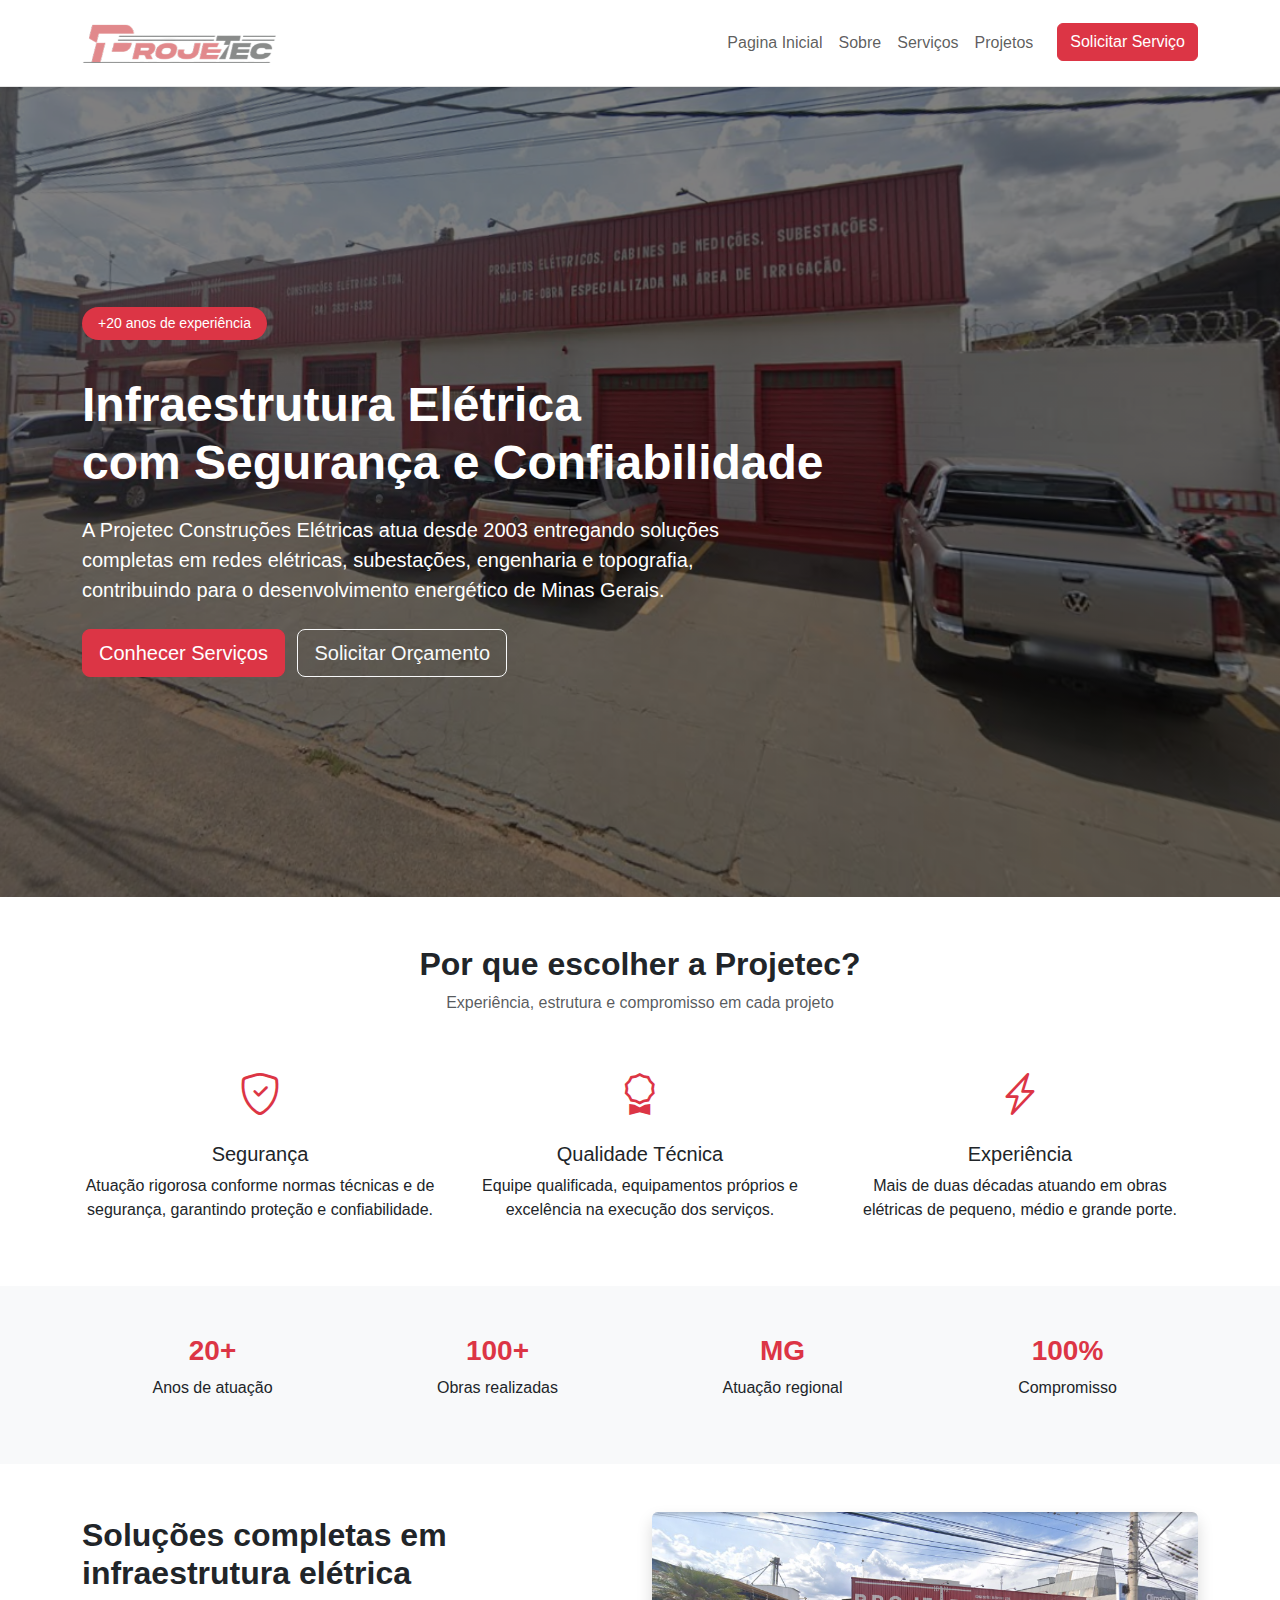
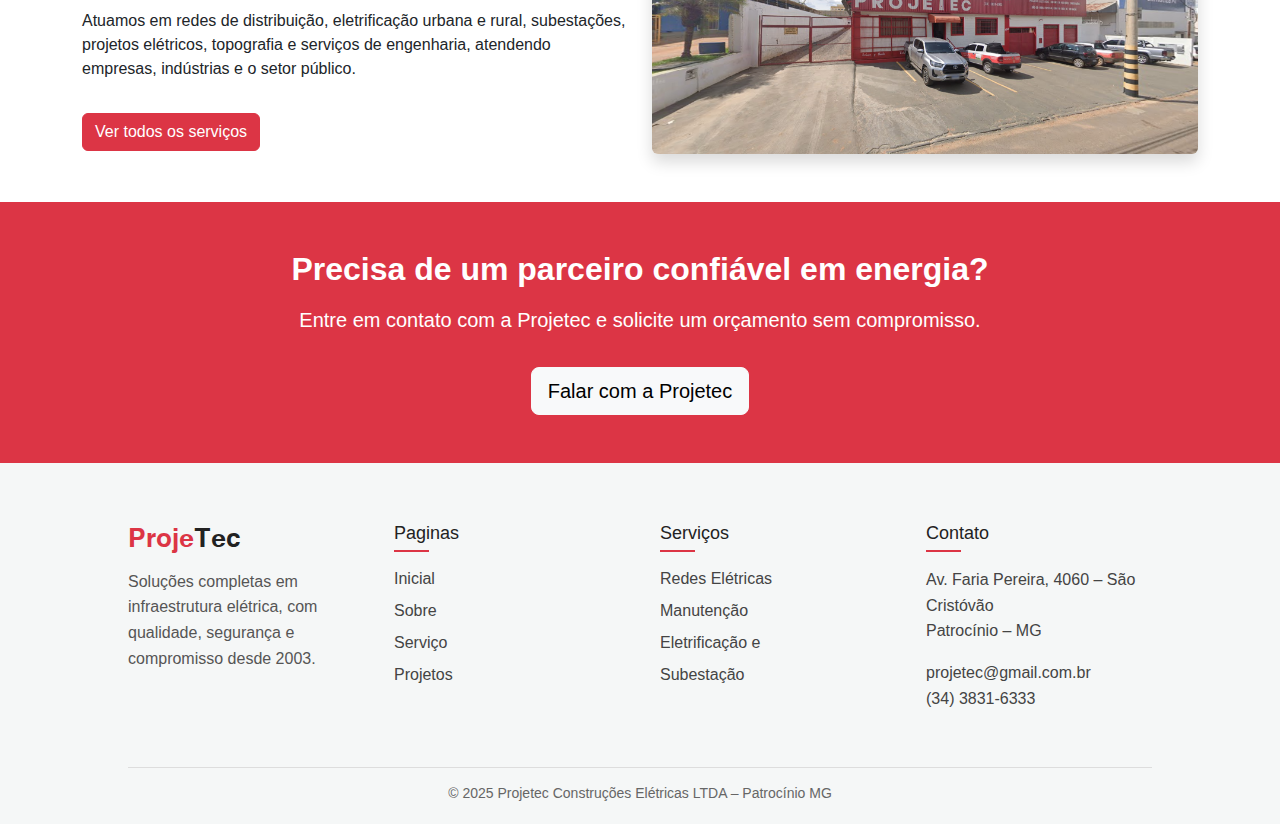
<file: index.html>
<!DOCTYPE html>
<html lang="pt-BR">
<head>
<meta charset="UTF-8">
<title>Projetec Construções Elétricas | Patrocínio MG</title>
<meta name="viewport" content="width=device-width, initial-scale=1">

<link href="https://cdn.jsdelivr.net/npm/bootstrap@5.3.2/dist/css/bootstrap.min.css" rel="stylesheet">
<link href="https://cdn.jsdelivr.net/npm/bootstrap-icons/font/bootstrap-icons.css" rel="stylesheet">
<link rel="stylesheet" href="css/style.css">
<link rel="icon" href="img/icon.png" type="image/x-icon">

<style>
  body
  {
    padding: 0px;
    font-family: Arial, Helvetica, sans-serif;
  }
  .home-hero {
    background: linear-gradient(rgba(0,0,0,.65), rgba(0,0,0,.65)),
    url('') center/cover;
    color: white;
    min-height: 90vh;
    display: flex;
    align-items: center;
  }
.home-hero {
  background: linear-gradient(
      rgba(0, 0, 0, 0.5),
      rgba(0, 0, 0, 0.5)
    ),
    url("img/porfora.PNG");
  background-size: cover;
  background-position: center;

  color: white;
}
  .badge-anos {
    background: #dc3545;
    display: inline-block;
    padding: 6px 16px;
    border-radius: 30px;
    font-size: 14px;
    margin-bottom: 20px;
  }

  .feature-box i {
    font-size: 42px;
    color: #dc3545;
  }

  .numbers {
    background: #f8f9fa;
  }

  .numbers h3 {
    color: #dc3545;
    font-weight: bold;
  }

@media (max-width: 767px) {
  .projects-container {
    max-width: 100%;
    padding: 0 1rem;
  }

  .card {
    flex-direction: column; 
    min-height: auto; 
    padding: 1rem;
    gap: 1rem; 
  }

  .project-info,
  .project-info-small {
    max-width: 100%;
    text-align: center; 
  }

  .project-img-large,
  .project-img-small {
    max-width: 100%;
    height: auto;
    max-height: 250px; 
    margin: 0 auto; 
  }
}


</style>
</head>

<body>

<nav class="navbar navbar-expand-lg navbar-light bg-white shadow-sm">
  <div class="container">
    <a class="navbar-brand fw-bold text-danger" href="index.html"><img class="pular" src="img/aq.png" height="40px"></a>
    <button class="navbar-toggler" data-bs-toggle="collapse" data-bs-target="#menu">
      <span class="navbar-toggler-icon"></span>
    </button>
    <div class="collapse navbar-collapse" id="menu">
      <ul class="navbar-nav ms-auto">
        <li class="nav-item"><a class="nav-link" href="index.html">Pagina Inicial</a></li>
        <li class="nav-item"><a class="nav-link" href="sobre.html">Sobre</a></li>
        <li class="nav-item"><a class="nav-link" href="servicos.html">Serviços</a></li>
        <li class="nav-item"><a class="nav-link" href="portfolio.html">Projetos</a></li>
        <li class="nav-item"><a class="btn btn-danger ms-lg-3" href="contato.html">Solicitar Serviço</a></li>
      </ul>
    </div>
  </div>
</nav>



<section class="home-hero">
  
  <div class="container">
    <span class="badge-anos">+20 anos de experiência</span>
    <h1 class="display-5 fw-bold mt-3">
      Infraestrutura Elétrica<br>
      com Segurança e Confiabilidade
    </h1>
    <p class="lead mt-4 col-md-7">
      A Projetec Construções Elétricas atua desde 2003 entregando soluções
      completas em redes elétricas, subestações, engenharia e topografia,
      contribuindo para o desenvolvimento energético de Minas Gerais.
    </p>

    <div class="mt-4">
      <a href="servicos.html" class="btn btn-danger btn-lg me-2">
        Conhecer Serviços
      </a>
      <a href="contato.html" class="btn btn-outline-light btn-lg">
        Solicitar Orçamento
      </a>
    </div>
    
  </div>
</section>


<section class="container py-5">
  <div class="text-center mb-5">
    <h2 class="fw-bold">Por que escolher a Projetec?</h2>
    <p class="text-muted">Experiência, estrutura e compromisso em cada projeto</p>
  </div>

  <div class="row text-center g-4">
    <div class="col-md-4 feature-box">
      <i class="bi bi-shield-check"></i>
      <h5 class="mt-3">Segurança</h5>
      <p>
        Atuação rigorosa conforme normas técnicas e de segurança,
        garantindo proteção e confiabilidade.
      </p>
    </div>

    <div class="col-md-4 feature-box">
      <i class="bi bi-award"></i>
      <h5 class="mt-3">Qualidade Técnica</h5>
      <p>
        Equipe qualificada, equipamentos próprios e excelência
        na execução dos serviços.
      </p>
    </div>

    <div class="col-md-4 feature-box">
      <i class="bi bi-lightning-charge"></i>
      <h5 class="mt-3">Experiência</h5>
      <p>
        Mais de duas décadas atuando em obras elétricas
        de pequeno, médio e grande porte.
      </p>
    </div>
  </div>
</section>


<section class="numbers py-5">
  <div class="container">
    <div class="row text-center">
      <div class="col-md-3">
        <h3>20+</h3>
        <p>Anos de atuação</p>
      </div>
      <div class="col-md-3">
        <h3>100+</h3>
        <p>Obras realizadas</p>
      </div>
      <div class="col-md-3">
        <h3>MG</h3>
        <p>Atuação regional</p>
      </div>
      <div class="col-md-3">
        <h3>100%</h3>
        <p>Compromisso</p>
      </div>
    </div>
  </div>
</section>


<section class="container py-5">
  <div class="row align-items-center">
    <div class="col-md-6">
      <h2 class="fw-bold">Soluções completas em infraestrutura elétrica</h2>
      <p class="mt-3">
        Atuamos em redes de distribuição, eletrificação urbana e rural,
        subestações, projetos elétricos, topografia e serviços de engenharia,
        atendendo empresas, indústrias e o setor público.
      </p>
      <a href="servicos.html" class="btn btn-danger mt-3">
        Ver todos os serviços
      </a>
    </div>

    <div class="col-md-6">
      <img src="img/image.png"
           class="img-fluid rounded shadow"
           alt="Serviços Projetec">
    </div>
  </div>
</section>


<section class="bg-danger text-white text-center py-5">
  <div class="container">
    <h2 class="fw-bold">Precisa de um parceiro confiável em energia?</h2>
    <p class="lead mt-3">
      Entre em contato com a Projetec e solicite um orçamento sem compromisso.
    </p>
    <a href="contato.html" class="btn btn-light btn-lg mt-3">
      Falar com a Projetec
    </a>
  </div>
</section>


<footer class="footer">
  <div class="footer-container">


    <div class="footer-brand">
      <h2>
        <span class="brand-red">𝐏𝐫𝐨𝐣𝐞</span><span class="brand-dark">𝐓𝐞𝐜</span>
      </h2>
      <p>
        Soluções completas em infraestrutura elétrica, com qualidade,
        segurança e compromisso desde 2003.
      </p>
    </div>

    <div class="footer-column">
      <h4>Paginas</h4>
      <ul>
        <a href="index.html" ><li>Inicial</li></a>
         <a href="sobre.html" ><li>Sobre</li></a>
            <a href="contato.html" ><li>Serviço</li></a>
         <a href="portfolio.html" ><li>Projetos</li></a>
      
      </ul>
    </div>

    <div class="footer-column">
      <h4>Serviços</h4>
      <ul>
        <a href="servicos.html#a" ><li>Redes Elétricas</li></a>
       <a href="servicos.html" ><li>Manutenção</li></a>
         <a href="servicos.html#b" ><li>Eletrificação e </li></a>
         <a href="servicos.html#c" ><li>Subestação</li></a>
      </ul>
    </div>

    <div class="footer-column">
      <h4>Contato</h4>
      <p>
        Av. Faria Pereira, 4060 – São Cristóvão<br>
        Patrocínio – MG
      </p>
      <p>
        projetec@gmail.com.br<br>
        (34) 3831-6333
      </p>
    </div>

  </div>

  <div class="footer-bottom">
    © 2025 Projetec Construções Elétricas LTDA – Patrocínio MG
  </div>
</footer>

<script src="https://cdn.jsdelivr.net/npm/bootstrap@5.3.2/dist/js/bootstrap.bundle.min.js"></script>
</body>
</html>
</file>
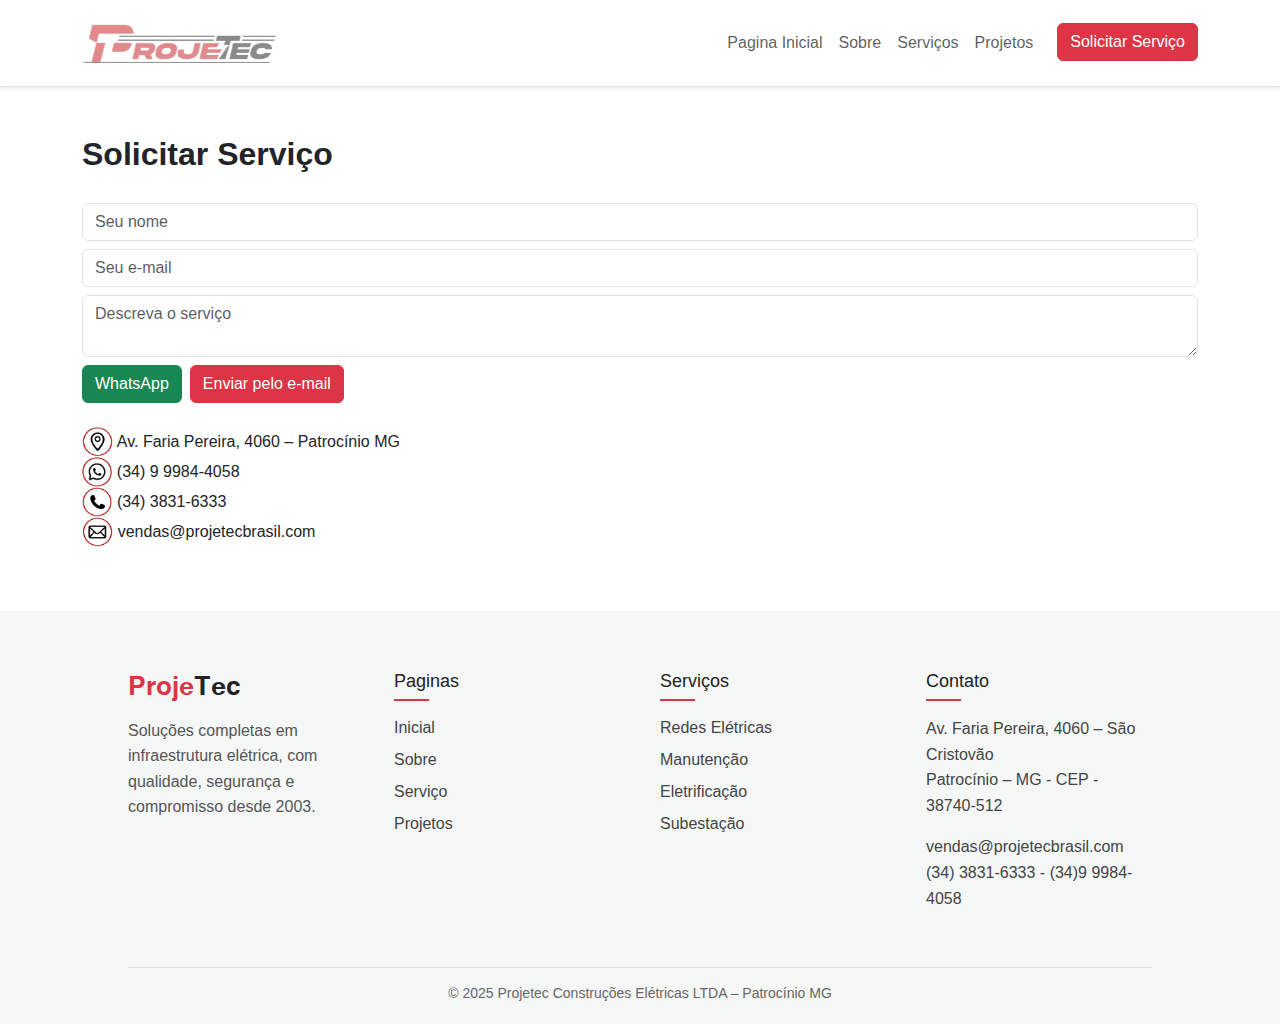
<file: contato.html>
<!DOCTYPE html>
<html lang="pt-BR">
<head>
<meta charset="UTF-8">
<title>Contato | Projetec</title>
<meta name="viewport" content="width=device-width, initial-scale=1">
<link href="https://cdn.jsdelivr.net/npm/bootstrap@5.3.2/dist/css/bootstrap.min.css" rel="stylesheet">
<link rel="stylesheet" href="css/style.css">
<link rel="icon" href="img/icon.png" type="image/x-icon">
</head>
<style>
  #meuFormulario .d-flex {
  flex-wrap: wrap;
  gap: 10px;
}

#meuFormulario input,
#meuFormulario textarea {
  width: 100%;
}


.container p {
  font-size: 1rem;
  line-height: 1.5;
}

@media (max-width: 767px) {
  #meuFormulario .d-flex {
    flex-direction: column; 
  }

  #meuFormulario .btn {
    width: 100%;
  }

  .container p {
    text-align: center;
  }
}
@media (max-width: 768px) {
  .contato {
    text-align: left;
  }

  .contato span {
    display: flex;
    align-items: center;
    gap: 8px;
    margin-bottom: 6px;
  }

  .contato br {
    display: none; /* evita quebra feia no celular */
  }
}


</style>
<body style="padding: 0px;">

<nav class="navbar navbar-expand-lg navbar-light bg-white shadow-sm">
  <div class="container">
    <a class="navbar-brand fw-bold text-danger" href="index.html"><img class="pular" src="img/aq.png" height="40px"></a>

    <button class="navbar-toggler" data-bs-toggle="collapse" data-bs-target="#menu">
      <span class="navbar-toggler-icon"></span>
    </button>

    <div class="collapse navbar-collapse" id="menu">
      <ul class="navbar-nav ms-auto">
        <li class="nav-item"><a class="nav-link" href="index.html">Pagina Inicial</a></li>
        <li class="nav-item"><a class="nav-link" href="sobre.html">Sobre</a></li>
        <li class="nav-item"><a class="nav-link" href="servicos.html">Serviços</a></li>
        <li class="nav-item"><a class="nav-link" href="portfolio.html">Projetos</a></li>
        <li class="nav-item">
          <a class="btn btn-danger ms-lg-3" href="contato.html">Solicitar Serviço</a>
        </li>
      </ul>
    </div>
  </div>
</nav>


<div class="container py-5">
  <h2 class="section-title">Solicitar Serviço</h2>

  <form id="meuFormulario">
  <input class="form-control mb-2" type="text" id="nome" placeholder="Seu nome" required>
  <input class="form-control mb-2" type="email" id="email" placeholder="Seu e-mail">
  <textarea class="form-control mb-2" id="mensagem" placeholder="Descreva o serviço" required></textarea>
  
  <div class="d-flex gap-2">
    <button type="button" onclick="enviarWhats()" class="btn btn-success">WhatsApp</button>
    
    <button type="button" onclick="enviarEmail()" class="btn btn-danger">Enviar pelo e-mail</button>
  </div>
</form>

  <p class="mt-4 contato">
  <span><img src="img/localização.png" height="30px"> Av. Faria Pereira, 4060 – Patrocínio MG</span><br>
  <span><img src="img/whatz.png" height="30px"> (34) 9 9984-4058</span><br>
  <span><img src="img/telfone.png" height="30px"> (34) 3831-6333</span><br>
  <span><img src="img/email.png" height="30px"> vendas@projetecbrasil.com</span>
</p>
</div>

 
<footer class="footer">
  <div class="footer-container">


    <div class="footer-brand">
      <h2>
        <span class="brand-red">𝐏𝐫𝐨𝐣𝐞</span><span class="brand-dark">𝐓𝐞𝐜</span>
      </h2>
      <p>
        Soluções completas em infraestrutura elétrica, com qualidade,
        segurança e compromisso desde 2003.
      </p>
    </div>

    <div class="footer-column">
      <h4>Paginas</h4>
      <ul>
        <a href="index.html" ><li>Inicial</li></a>
         <a href="sobre.html" ><li>Sobre</li></a>
         <a href="contato.html" ><li>Serviço</li></a>
         <a href="portfolio.html" ><li>Projetos</li></a>
         
      </ul>
    </div>

    <div class="footer-column">
      <h4>Serviços</h4>
      <ul>
        <a href="servicos.html#a" ><li>Redes Elétricas</li></a>
       <a href="servicos.html" ><li>Manutenção</li></a>
         <a href="servicos.html#b" ><li>Eletrificação  </li></a>
         <a href="servicos.html#c" ><li>Subestação</li></a>
      </ul>
    </div>

    <div class="footer-column">
      <h4>Contato</h4>
      <p>
      Av. Faria Pereira, 4060 – São Cristovão<br>
        Patrocínio – MG - CEP - 38740-512
      </p>
      <p>
       vendas@projetecbrasil.com<br>
        (34) 3831-6333 - (34)9 9984-4058
      </p>
    </div>

  </div>

  <div class="footer-bottom">
    © 2025 Projetec Construções Elétricas LTDA – Patrocínio MG
  </div>
</footer>

<script src="js/form.js"></script>
<script src="https://cdn.jsdelivr.net/npm/bootstrap@5.3.2/dist/js/bootstrap.bundle.min.js"></script>
</body>
</html>
</file>
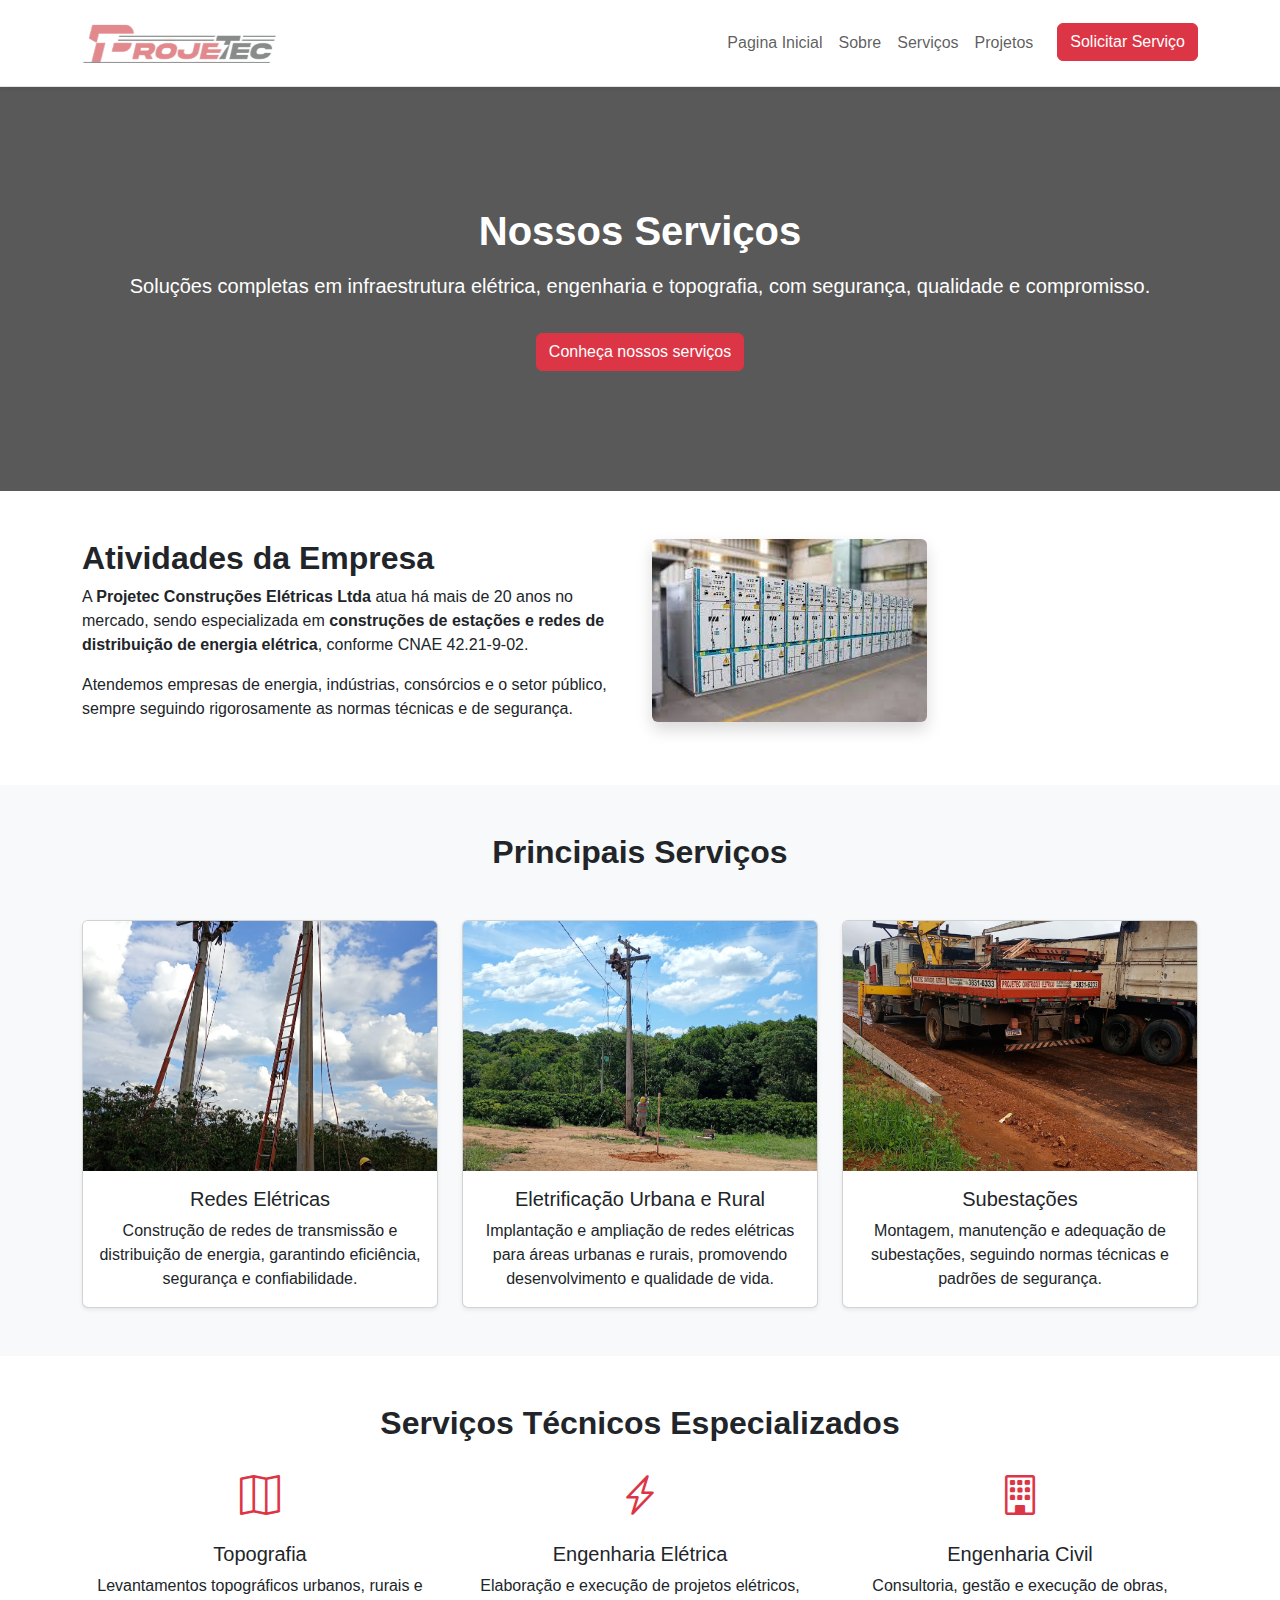
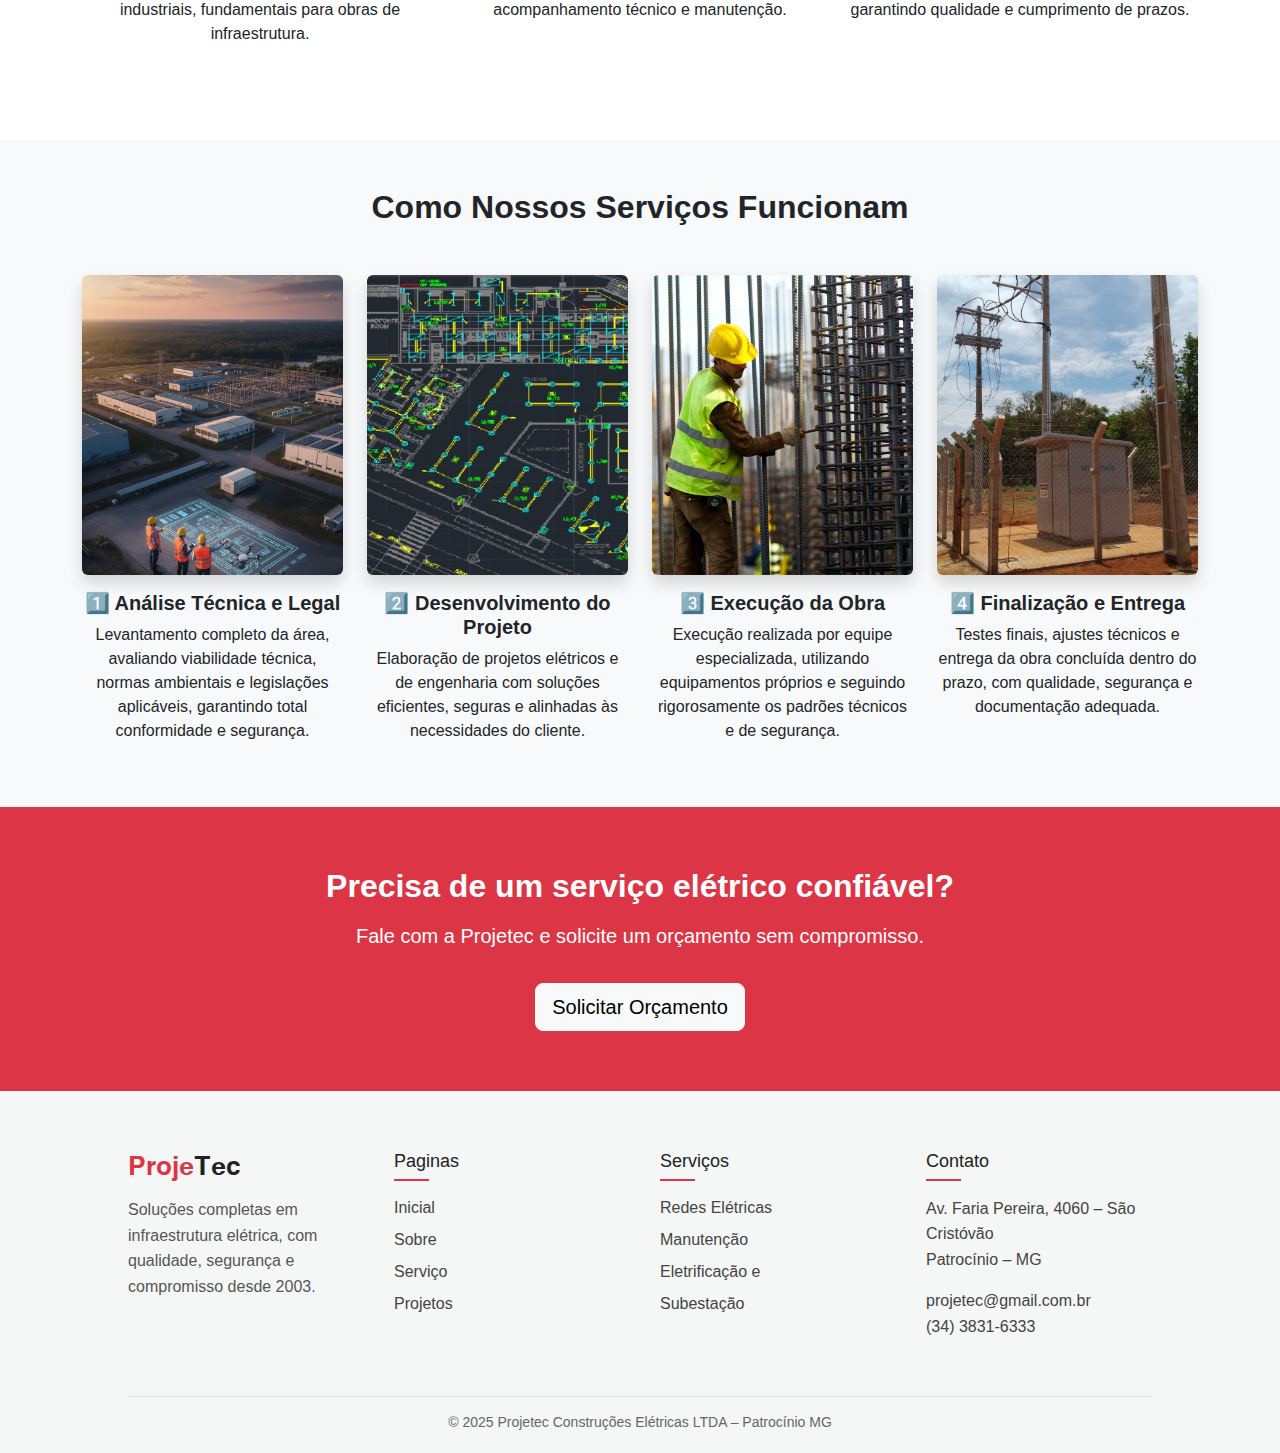
<file: servicos.html>
<!DOCTYPE html>
<html lang="pt-BR">
<head>
<meta charset="UTF-8">
<title>Serviços | Projetec Construções Elétricas</title>
<meta name="viewport" content="width=device-width, initial-scale=1">

<link href="https://cdn.jsdelivr.net/npm/bootstrap@5.3.2/dist/css/bootstrap.min.css" rel="stylesheet">
<link href="https://cdn.jsdelivr.net/npm/bootstrap-icons/font/bootstrap-icons.css" rel="stylesheet">
<link rel="stylesheet" href="css/style.css">
<link rel="icon" href="img/icon.png" type="image/x-icon">

<style>
  .service-hero {
    background: linear-gradient(rgba(0,0,0,.65), rgba(0,0,0,.65)),
    url('https://patrocinioonline.com.br/media/uploads/2019/07/22/whatsapp-image-2019-07-22-at-132700-1.jpeg') center/cover;
    color: #fff;
    padding: 120px 0;
  }.servico-img {
  width: 100%;
  height: 300px;     
  object-fit: cover;
}
  body
  {
    padding-top: 0px;
    padding: 0px;
  }
  .service-card img {
    height: 320px;
    object-fit: cover;
  }

  .process-step i {
    font-size: 40px;
    color: #dc3545;
  }

  .cta {
    background: #dc3545;
    color: white;
    padding: 60px 0;
  }
  .card-title, .card-text {
    text-align: center;
  }
.service-hero {
    background: linear-gradient(rgba(0,0,0,.65), rgba(0,0,0,.65)),
    url('https://patrocinioonline.com.br/media/uploads/2019/07/22/whatsapp-image-2019-07-22-at-132700-1.jpeg') center/cover;
    color: #fff;
    padding: 80px 0; 
  }

  
  @media (min-width: 768px) {
    .service-hero { padding: 120px 0; }
  }

  .servico-img {
    width: 100%;
    height: 200px;
    object-fit: cover;
  }

  @media (min-width: 768px) {
    .servico-img { height: 300px; }
  }

  .service-card img {
    height: 250px;
    object-fit: cover;
  }

  .process-step {
    margin-bottom: 30px; 
  }

  .process-step i {
    font-size: 40px;
    color: #dc3545;
  }

  .cta {
    background: #dc3545;
    color: white;
    padding: 60px 20px;
  }



</style>
</head>

<body>


<nav class="navbar navbar-expand-lg navbar-light bg-white shadow-sm">
  <div class="container">
    <a class="navbar-brand fw-bold text-danger" href="index.html"><img class="pular" src="img/aq.png" height="40px"></a>
    <button class="navbar-toggler" data-bs-toggle="collapse" data-bs-target="#menu">
      <span class="navbar-toggler-icon"></span>
    </button>
    <div class="collapse navbar-collapse" id="menu">
      <ul class="navbar-nav ms-auto">
        <li class="nav-item"><a class="nav-link" href="index.html">Pagina Inicial</a></li>
        <li class="nav-item"><a class="nav-link" href="sobre.html">Sobre</a></li>
        <li class="nav-item"><a class="nav-link" href="servicos.html">Serviços</a></li>
        <li class="nav-item"><a class="nav-link" href="portfolio.html">Projetos</a></li>
        <li class="nav-item"><a class="btn btn-danger ms-lg-3" href="contato.html">Solicitar Serviço</a></li>
      </ul>
    </div>
  </div>
</nav>


<div class="service-hero text-center">
  <div class="container">
    <h1 class="fw-bold">Nossos Serviços</h1>
    <p class="lead mt-3">
      Soluções completas em infraestrutura elétrica, engenharia e topografia,
      com segurança, qualidade e compromisso.
    </p>
    <a href="#servicos" class="btn btn-danger mt-3">Conheça nossos serviços</a>
  </div>
</div>


<div class="container py-5">
  <div class="row">
    <div class="col-md-6">
      <h2 class="fw-bold">Atividades da Empresa</h2>
      <p>
        A <strong>Projetec Construções Elétricas Ltda</strong> atua há mais de
        20 anos no mercado, sendo especializada em
        <strong>construções de estações e redes de distribuição de energia elétrica</strong>,
        conforme CNAE 42.21-9-02.
      </p>
      <p>
        Atendemos empresas de energia, indústrias, consórcios e o setor público,
        sempre seguindo rigorosamente as normas técnicas e de segurança.
      </p>
    </div>
    <div class="col-md-6">
      <img  src="img/infraerutura.jfif"
           class="img-fluid rounded shadow"
           alt="Infraestrutura elétrica">
    </div>
  </div>
</div>

<div id="servicos" class="bg-light py-5">
  <div class="container">
    <h2 class="text-center fw-bold mb-5">Principais Serviços</h2>

    <div class="row g-4">

      <div class="col-md-4">
        <div class="card service-card h-100 shadow-sm">
          <img src="img/oi (2).jpeg" class="card-img-top">
          <div class="card-body">
            <h5 class="card-title" id="a">Redes Elétricas</h5>
            <p class="card-text">
              Construção de redes de transmissão e distribuição de energia,
              garantindo eficiência, segurança e confiabilidade.
            </p>
          </div>
        </div>
      </div>

      <div class="col-md-4">
        <div class="card service-card h-100 shadow-sm">
          <img src="img/oi (8).jpeg" class="card-img-top">
          <div class="card-body">
            <h5 class="card-title" id="b">Eletrificação Urbana e Rural</h5>
            <p class="card-text">
              Implantação e ampliação de redes elétricas para áreas urbanas e rurais,
              promovendo desenvolvimento e qualidade de vida.
            </p>
          </div>
        </div>
      </div>

      <div class="col-md-4">
        <div class="card service-card h-100 shadow-sm">
          <img src="img/oi (5).jpeg" class="card-img-top">
          <div class="card-body">
            <h5 class="card-title" id="c">Subestações</h5>
            <p class="card-text">
              Montagem, manutenção e adequação de subestações,
              seguindo normas técnicas e padrões de segurança.
            </p>
          </div>
        </div>
      </div>

    </div>
  </div>
</div>


<div class="container py-5">
  <h2 class="fw-bold text-center mb-4">Serviços Técnicos Especializados</h2>

  <div class="row text-center">
    <div class="col-md-4 process-step">
      <i class="bi bi-map"></i>
      <h5 class="mt-3">Topografia</h5>
      <p>
        Levantamentos topográficos urbanos, rurais e industriais,
        fundamentais para obras de infraestrutura.
      </p>
    </div>

    <div class="col-md-4 process-step">
      <i class="bi bi-lightning-charge"></i>
      <h5 class="mt-3">Engenharia Elétrica</h5>
      <p>
        Elaboração e execução de projetos elétricos,
        acompanhamento técnico e manutenção.
      </p>
    </div>

    <div class="col-md-4 process-step">
      <i class="bi bi-building"></i>
      <h5 class="mt-3">Engenharia Civil</h5>
      <p>
        Consultoria, gestão e execução de obras,
        garantindo qualidade e cumprimento de prazos.
      </p>
    </div>
  </div>
</div>


<div class="bg-light py-5">
  <div class="container">

    <h2 class="fw-bold text-center mb-5">Como Nossos Serviços Funcionam</h2>

    <div class="row g-4">

      <div class="col-md-3 text-center">
        <img src="img/analise.png" class="img-fluid servico-img rounded shadow mb-3" alt="Análise Técnica">
        <h5 class="fw-bold">1️⃣ Análise Técnica e Legal</h5>
        <p>
          Levantamento completo da área, avaliando viabilidade técnica,
          normas ambientais e legislações aplicáveis, garantindo total
          conformidade e segurança.
        </p>
      </div>

      <div class="col-md-3 text-center">
        <img src="img/projeto.jpg" class="img-fluid servico-img rounded shadow mb-3" alt="Projeto Elétrico">
        <h5 class="fw-bold">2️⃣ Desenvolvimento do Projeto</h5>
        <p>
          Elaboração de projetos elétricos e de engenharia com soluções
          eficientes, seguras e alinhadas às necessidades do cliente.
        </p>
      </div>

      <div class="col-md-3 text-center">
        <img src="img/obra.webp" class="img-fluid servico-img rounded shadow mb-3" alt="Execução da Obra">
        <h5 class="fw-bold">3️⃣ Execução da Obra</h5>
        <p>
          Execução realizada por equipe especializada, utilizando
          equipamentos próprios e seguindo rigorosamente os padrões
          técnicos e de segurança.
        </p>
      </div>

      <div class="col-md-3 text-center">
        <img src="img/obra.jfif" class="img-fluid servico-img rounded shadow mb-3" alt="Entrega Final">
        <h5 class="fw-bold">4️⃣ Finalização e Entrega</h5>
        <p>
          Testes finais, ajustes técnicos e entrega da obra concluída
          dentro do prazo, com qualidade, segurança e documentação adequada.
        </p>
      </div>

    </div>
  </div>
</div>



<div class="cta text-center">
  <div class="container">
    <h2 class="fw-bold">Precisa de um serviço elétrico confiável?</h2>
    <p class="lead mt-3">
      Fale com a Projetec e solicite um orçamento sem compromisso.
    </p>
    <a href="contato.html" class="btn btn-light btn-lg mt-3">
      Solicitar Orçamento
    </a>
  </div>
</div>


 <footer class="footer">
  <div class="footer-container">


    <div class="footer-brand">
      <h2>
        <span class="brand-red">𝐏𝐫𝐨𝐣𝐞</span><span class="brand-dark">𝐓𝐞𝐜</span>
      </h2>
      <p>
        Soluções completas em infraestrutura elétrica, com qualidade,
        segurança e compromisso desde 2003.
      </p>
    </div>

    <div class="footer-column">
      <h4>Paginas</h4>
      <ul>
        <a href="index.html" ><li>Inicial</li></a>
         <a href="sobre.html" ><li>Sobre</li></a>
                  <a href="contato.html" ><li>Serviço</li></a>
         <a href="portfolio.html" ><li>Projetos</li></a>

      </ul>
    </div>

    <div class="footer-column">
      <h4>Serviços</h4>
      <ul>
        <a href="servicos.html#a" ><li>Redes Elétricas</li></a>
       <a href="servicos.html" ><li>Manutenção</li></a>
         <a href="servicos.html#b" ><li>Eletrificação e </li></a>
         <a href="servicos.html#c" ><li>Subestação</li></a>
      </ul>
    </div>

    <div class="footer-column">
      <h4>Contato</h4>
      <p>
        Av. Faria Pereira, 4060 – São Cristóvão<br>
        Patrocínio – MG
      </p>
      <p>
        projetec@gmail.com.br<br>
        (34) 3831-6333
      </p>
    </div>

  </div>

  <div class="footer-bottom">
    © 2025 Projetec Construções Elétricas LTDA – Patrocínio MG
  </div>
</footer>

<script src="https://cdn.jsdelivr.net/npm/bootstrap@5.3.2/dist/js/bootstrap.bundle.min.js"></script>
</body>
</html>
</file>
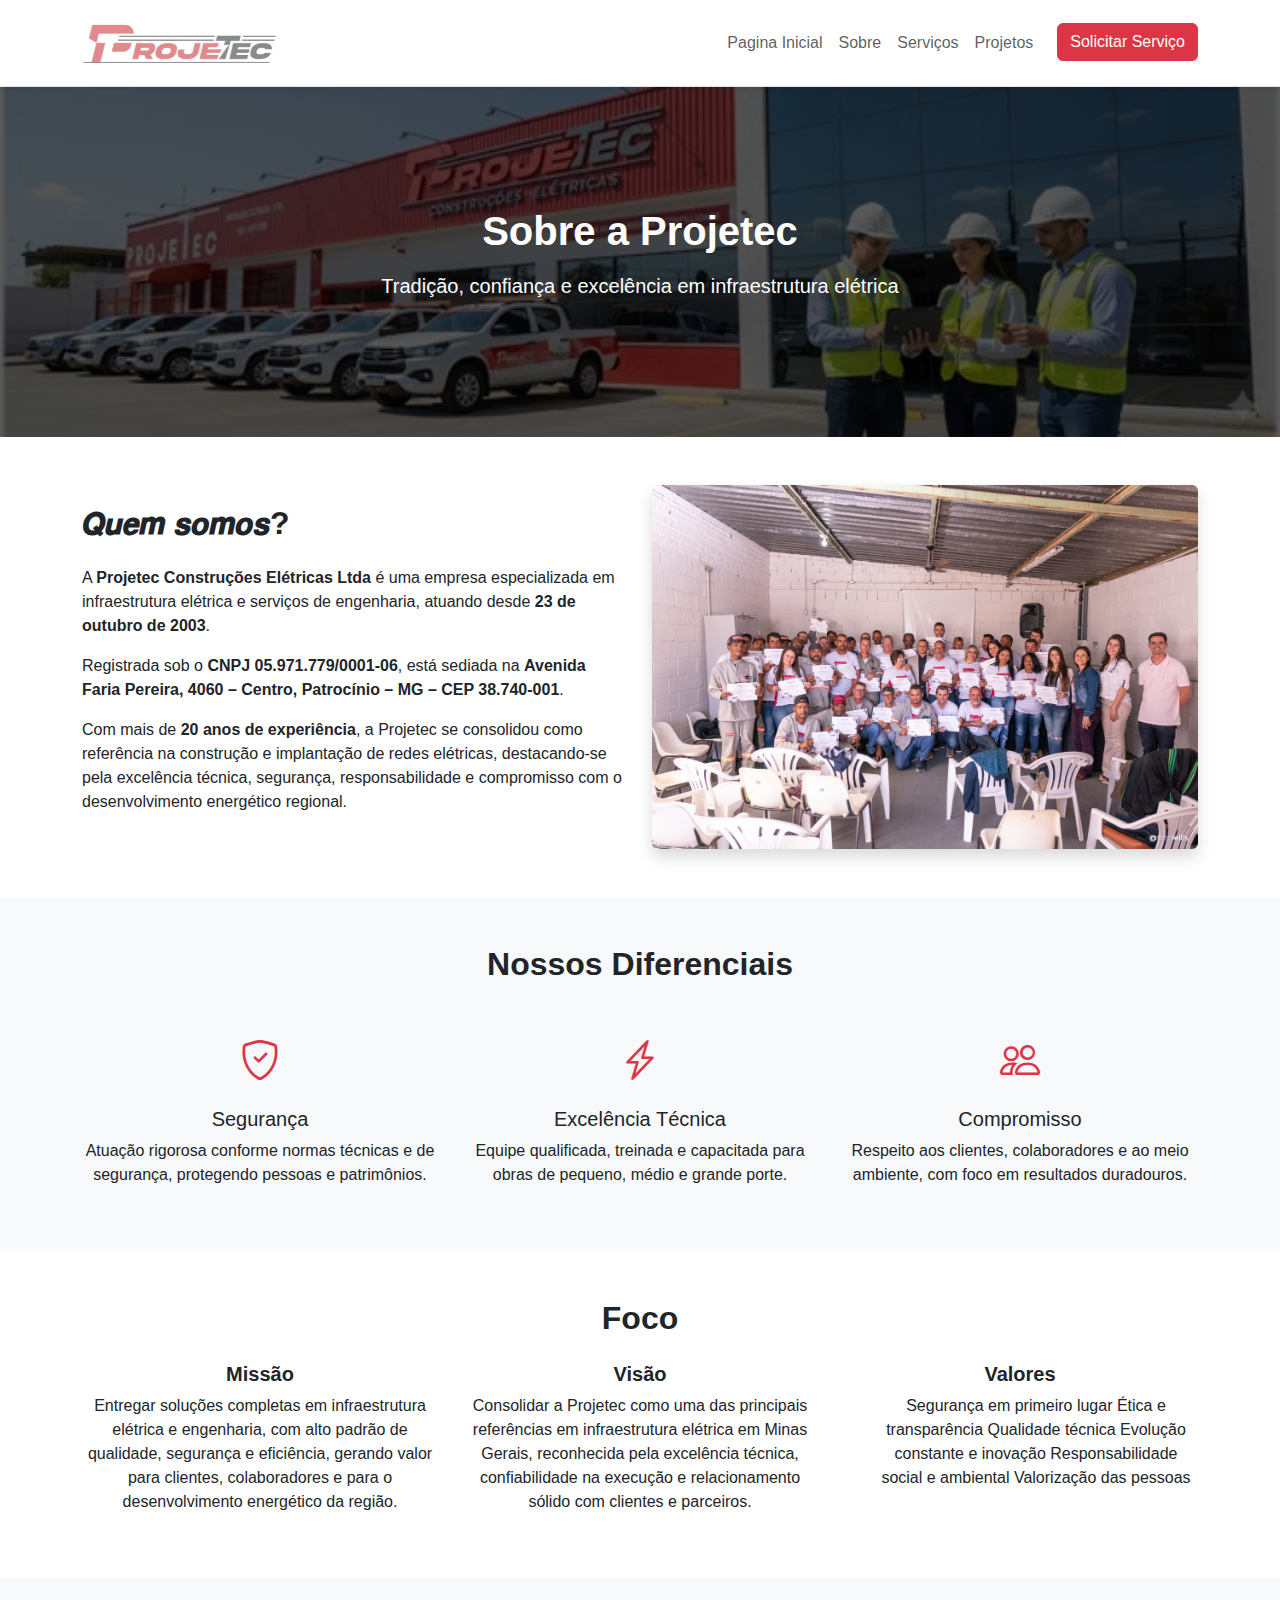
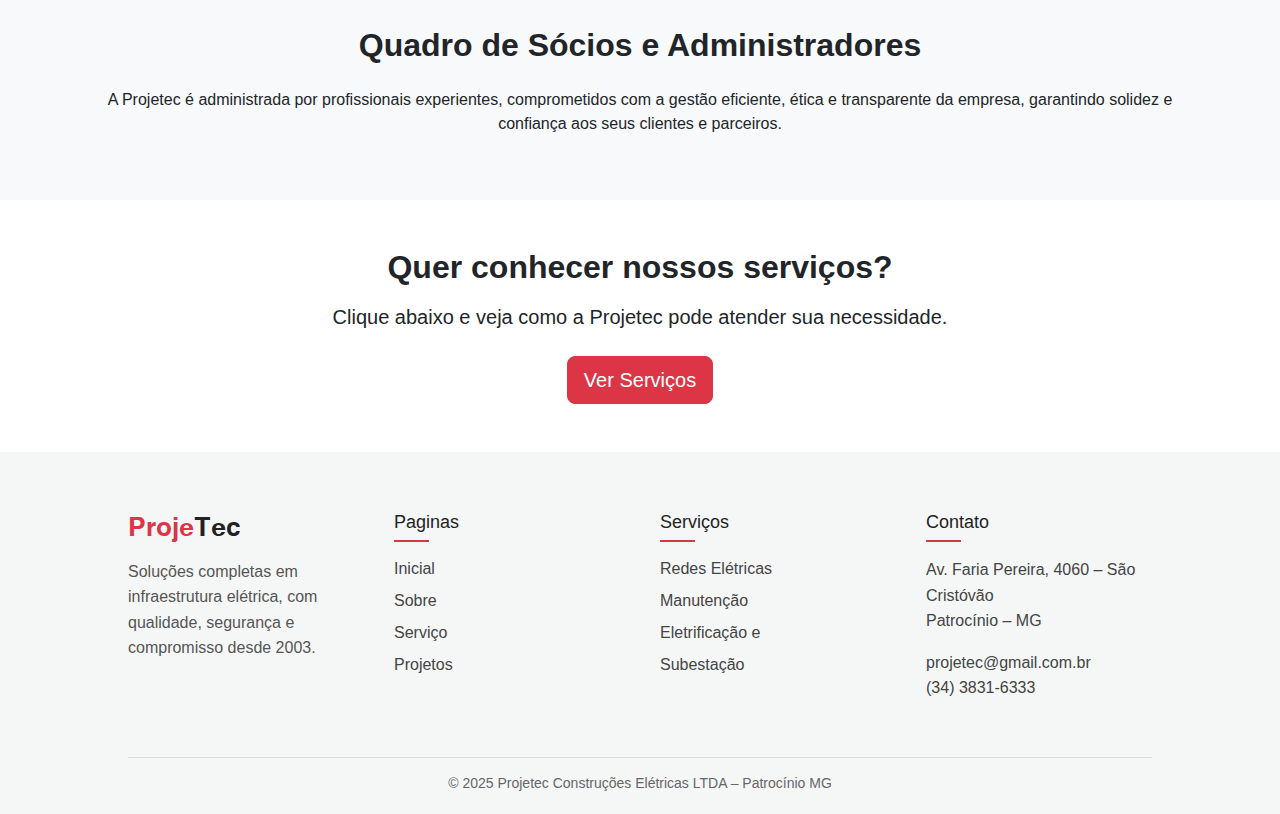
<file: sobre.html>
<!DOCTYPE html>
<html lang="pt-BR">
<head>
<meta charset="UTF-8">
<title>Sobre a Empresa | Projetec Construções Elétricas</title>
<meta name="viewport" content="width=device-width, initial-scale=1">

<link href="https://cdn.jsdelivr.net/npm/bootstrap@5.3.2/dist/css/bootstrap.min.css" rel="stylesheet">
<link href="https://cdn.jsdelivr.net/npm/bootstrap-icons/font/bootstrap-icons.css" rel="stylesheet">
<link rel="stylesheet" href="css/style.css">
<link rel="icon" href="img/icon.png" type="image/x-icon">

<style>
  .about-hero {
    background: linear-gradient(rgba(0,0,0,.65), rgba(0,0,0,.65)),
    url('img/imagem1.jpg') center/cover;

    color: #fff;
    padding: 148px 0;
  }  body
  {
    padding: 0px;
  }

  .info-box i {
    font-size: 40px;
    color: #dc3545;
  }
  .about-hero {
  background: linear-gradient(rgba(0,0,0,.65), rgba(0,0,0,.65)),
              url('img/imagem1.jpg') center/cover no-repeat;
  color: #fff;
  padding: 120px 0; 
}


.info-box i {
  font-size: 40px;
  color: #dc3545;
}


@media (max-width: 767px) {
  .about-hero {
    padding: 80px 15px;
    text-align: center;
  }

  
  .row.align-items-center {
    flex-direction: column !important;
  }

  .row.align-items-center .col-md-6 {
    margin-bottom: 20px;
    text-align: center;
  }

  .row.text-center .col-md-4 {
    margin-bottom: 20px;
  }

  
  .row .col-md-4 ul {
    padding-left: 0;
    list-style: none;
    text-align: center;
  }

  .row .col-md-4 ul li {
    margin-bottom: 5px;
  }


  .text-center .btn {
    display: inline-block;
  }
}
</style>
</head>

<body>


<nav class="navbar navbar-expand-lg navbar-light bg-white shadow-sm">
  <div class="container">
    <a class="navbar-brand fw-bold text-danger" href="index.html"><img class="pular" src="img/aq.png" height="40px"></a>
    <button class="navbar-toggler" data-bs-toggle="collapse" data-bs-target="#menu">
      <span class="navbar-toggler-icon"></span>
    </button>
    <div class="collapse navbar-collapse" id="menu">
      <ul class="navbar-nav ms-auto">
        <li class="nav-item"><a class="nav-link" href="index.html">Pagina Inicial</a></li>
        <li class="nav-item"><a class="nav-link" href="sobre.html">Sobre</a></li>
        <li class="nav-item"><a class="nav-link" href="servicos.html">Serviços</a></li>
        <li class="nav-item"><a class="nav-link" href="portfolio.html">Projetos</a></li>
        <li class="nav-item"><a class="btn btn-danger ms-lg-3" href="contato.html">Solicitar Serviço</a></li>
      </ul>
    </div>
  </div>
</nav>



<section class="about-hero text-center">
  <div class="container">
    <h1 class="fw-bold">Sobre a Projetec</h1>
    <p class="lead mt-3">
      Tradição, confiança e excelência em infraestrutura elétrica
    </p>
  </div>
</section>


<section class="container py-5">
  <div class="row align-items-center">
    <div class="col-md-6">
      <h2 class="fw-bold mb-4">𝙌𝙪𝙚𝙢 𝙨𝙤𝙢𝙤𝙨?</h2>
      <p>
        A <strong>Projetec Construções Elétricas Ltda</strong> é uma empresa
        especializada em infraestrutura elétrica e serviços de engenharia,
        atuando desde <strong>23 de outubro de 2003</strong>.
      </p>
      <p>
        Registrada sob o <strong>CNPJ 05.971.779/0001-06</strong>,
        está sediada na <strong>Avenida Faria Pereira, 4060 – Centro,
        Patrocínio – MG – CEP 38.740-001</strong>.
      </p>
      <p>
        Com mais de <strong>20 anos de experiência</strong>, a Projetec se consolidou
        como referência na construção e implantação de redes elétricas,
        destacando-se pela excelência técnica, segurança, responsabilidade
        e compromisso com o desenvolvimento energético regional.
      </p>
    </div>

    <div class="col-md-6">
      <img src="img/whatsapp-image-2019-07-22-at-132701.jpeg"
           alt="Equipe Projetec"
           class="img-fluid rounded shadow">
  
    </div>
  </div>
</section>


<section class="bg-light py-5">
  <div class="container">
    <h2 class="fw-bold text-center mb-5">Nossos Diferenciais</h2>

    <div class="row text-center">
      <div class="col-md-4 info-box">
        <i class="bi bi-shield-check"></i>
        <h5 class="mt-3">Segurança</h5>
        <p>
          Atuação rigorosa conforme normas técnicas e de segurança,
          protegendo pessoas e patrimônios.
        </p>
      </div>

      <div class="col-md-4 info-box">
        <i class="bi bi-lightning-charge"></i>
        <h5 class="mt-3">Excelência Técnica</h5>
        <p>
          Equipe qualificada, treinada e capacitada para obras
          de pequeno, médio e grande porte.
        </p>
      </div>

      <div class="col-md-4 info-box">
        <i class="bi bi-people"></i>
        <h5 class="mt-3">Compromisso</h5>
        <p>
          Respeito aos clientes, colaboradores e ao meio ambiente,
          com foco em resultados duradouros.
        </p>
      </div>
    </div>
  </div>
</section>


<section class="container py-5">
  <h2 class="fw-bold text-center mb-4">Foco</h2>

  <div class="row">
    <div class="col-md-4">
      <h5 class="fw-bold" style="text-align: center;">Missão</h5>
      <p style="text-align: center;">
        Entregar soluções completas em infraestrutura elétrica e engenharia,
        com alto padrão de qualidade, segurança e eficiência, gerando valor
        para clientes, colaboradores e para o desenvolvimento energético
        da região.
      </p>
    </div>

    <div class="col-md-4">
      <h5 class="fw-bold" style="text-align: center;">Visão</h5>
      <p style="text-align: center;">
        Consolidar a Projetec como uma das principais referências em
        infraestrutura elétrica em Minas Gerais, reconhecida pela
        excelência técnica, confiabilidade na execução e relacionamento
        sólido com clientes e parceiros.
      </p>
    </div>

    <div class="col-md-4">
      <h5 class="fw-bold" style="text-align: center;">Valores</h5>
      <ul style="text-align: center;">
        Segurança em primeiro lugar
        Ética e transparência
        Qualidade técnica
        Evolução constante e inovação
        Responsabilidade social e ambiental
        Valorização das pessoas
      </ul>
    </div>
  </div>
</section>


<section class="bg-light py-5">
  <div class="container">
    <h2 class="fw-bold text-center mb-4">Quadro de Sócios e Administradores</h2>
    <p class="text-center">
      A Projetec é administrada por profissionais experientes,
      comprometidos com a gestão eficiente, ética e transparente
      da empresa, garantindo solidez e confiança aos seus clientes
      e parceiros.
    </p>
  </div>
</section>


<section class="text-center py-5">
  <div class="container">
    <h2 class="fw-bold">Quer conhecer nossos serviços?</h2>
    <p class="lead mt-3">
      Clique abaixo e veja como a Projetec pode atender sua necessidade.
    </p>
    <a href="servicos.html" class="btn btn-danger btn-lg mt-2">
      Ver Serviços
    </a>
  </div>
</section>

<footer class="footer">
  <div class="footer-container">


    <div class="footer-brand">
      <h2>
        <span class="brand-red">𝐏𝐫𝐨𝐣𝐞</span><span class="brand-dark">𝐓𝐞𝐜</span>
      </h2>
      <p>
        Soluções completas em infraestrutura elétrica, com qualidade,
        segurança e compromisso desde 2003.
      </p>
    </div>

   <div class="footer-column">
      <h4>Paginas</h4>
      <ul>
        <a href="index.html" ><li>Inicial</li></a>
         <a href="sobre.html" ><li>Sobre</li></a>
               <a href="contato.html" ><li>Serviço</li></a>
         <a href="portfolio.html" ><li>Projetos</li></a>
   
      </ul>
    </div>

    <div class="footer-column">
      <h4>Serviços</h4>
      <ul>
        <a href="servicos.html#a" ><li>Redes Elétricas</li></a>
       <a href="servicos.html" ><li>Manutenção</li></a>
         <a href="servicos.html#b" ><li>Eletrificação e </li></a>
         <a href="servicos.html#c" ><li>Subestação</li></a>
      </ul>
    </div>

    <div class="footer-column">
      <h4>Contato</h4>
      <p>
        Av. Faria Pereira, 4060 – São Cristóvão<br>
        Patrocínio – MG
      </p>
      <p>
        projetec@gmail.com.br<br>
        (34) 3831-6333
      </p>
    </div>

  </div>

  <div class="footer-bottom">
    © 2025 Projetec Construções Elétricas LTDA – Patrocínio MG
  </div>
</footer>
<script src="https://cdn.jsdelivr.net/npm/bootstrap@5.3.2/dist/js/bootstrap.bundle.min.js"></script>
</body>
</html>
</file>
<file: css/style.css>
body {

  font-family: Arial, Helvetica, sans-serif;
  
}

.hero {
  background: linear-gradient(rgba(0,0,0,.6), rgba(0,0,0,.6)),
  url('https://images.unsplash.com/photo-1581092919537-7b4f8e1d7c7b') center/cover;
  color: white;
  padding: 130px 0;
}

.section-title {
  font-weight: bold;
  margin-bottom: 30px;
}

.footer {
  background: #f5f7f7;
  padding: 60px 10% 20px;
  font-family: Arial, Helvetica, sans-serif;
}
a {
  text-decoration: none;
}
.footer-container {
  display: grid;
  grid-template-columns: repeat(auto-fit, minmax(220px, 1fr));
  gap: 40px;
  margin-bottom: 40px;
}


.footer-brand h2 {
  font-size: 26px;
  margin-bottom: 15px;
}

.brand-red {
  color: #dc3545;
}

.brand-dark {
  color: #222;
}

.footer-brand p {
  color: #555;
  line-height: 1.6;
  max-width: 300px;
}

/* Colunas */
.footer-column h4 {
  font-size: 18px;
  margin-bottom: 15px;
  color: #222;
  position: relative;
}

.footer-column h4::after {
  content: "";
  width: 35px;
  height: 2px;
  background: #dc3545;
  display: block;
  margin-top: 6px;
}

.footer-column ul {
  list-style: none;
  padding: 0;
}

.footer-column li {
  margin: 8px 0;
  color: #444;
  cursor: pointer;
  transition: color 0.3s ease, padding-left 0.3s ease;
}

.footer-column li:hover {
  color: #dc3545;
  padding-left: 6px;
}

.footer-column p {
  color: #444;
  line-height: 1.6;
}


.footer-bottom {
  border-top: 1px solid #ddd;
  padding-top: 15px;
  text-align: center;
  color: #666;
  font-size: 14px;
}

.navbar {
  width: 100%;
  padding: 18px 40px;
  background: #fff;
  border-bottom: 1px solid #e4e4e4;
  
}

.pular {
    transition: transform 0.3s ease;
}

.pular:hover {
    transform: scale(1.1);
}
.nav-link:hover {
  color: #000 !important;
}
</file>
